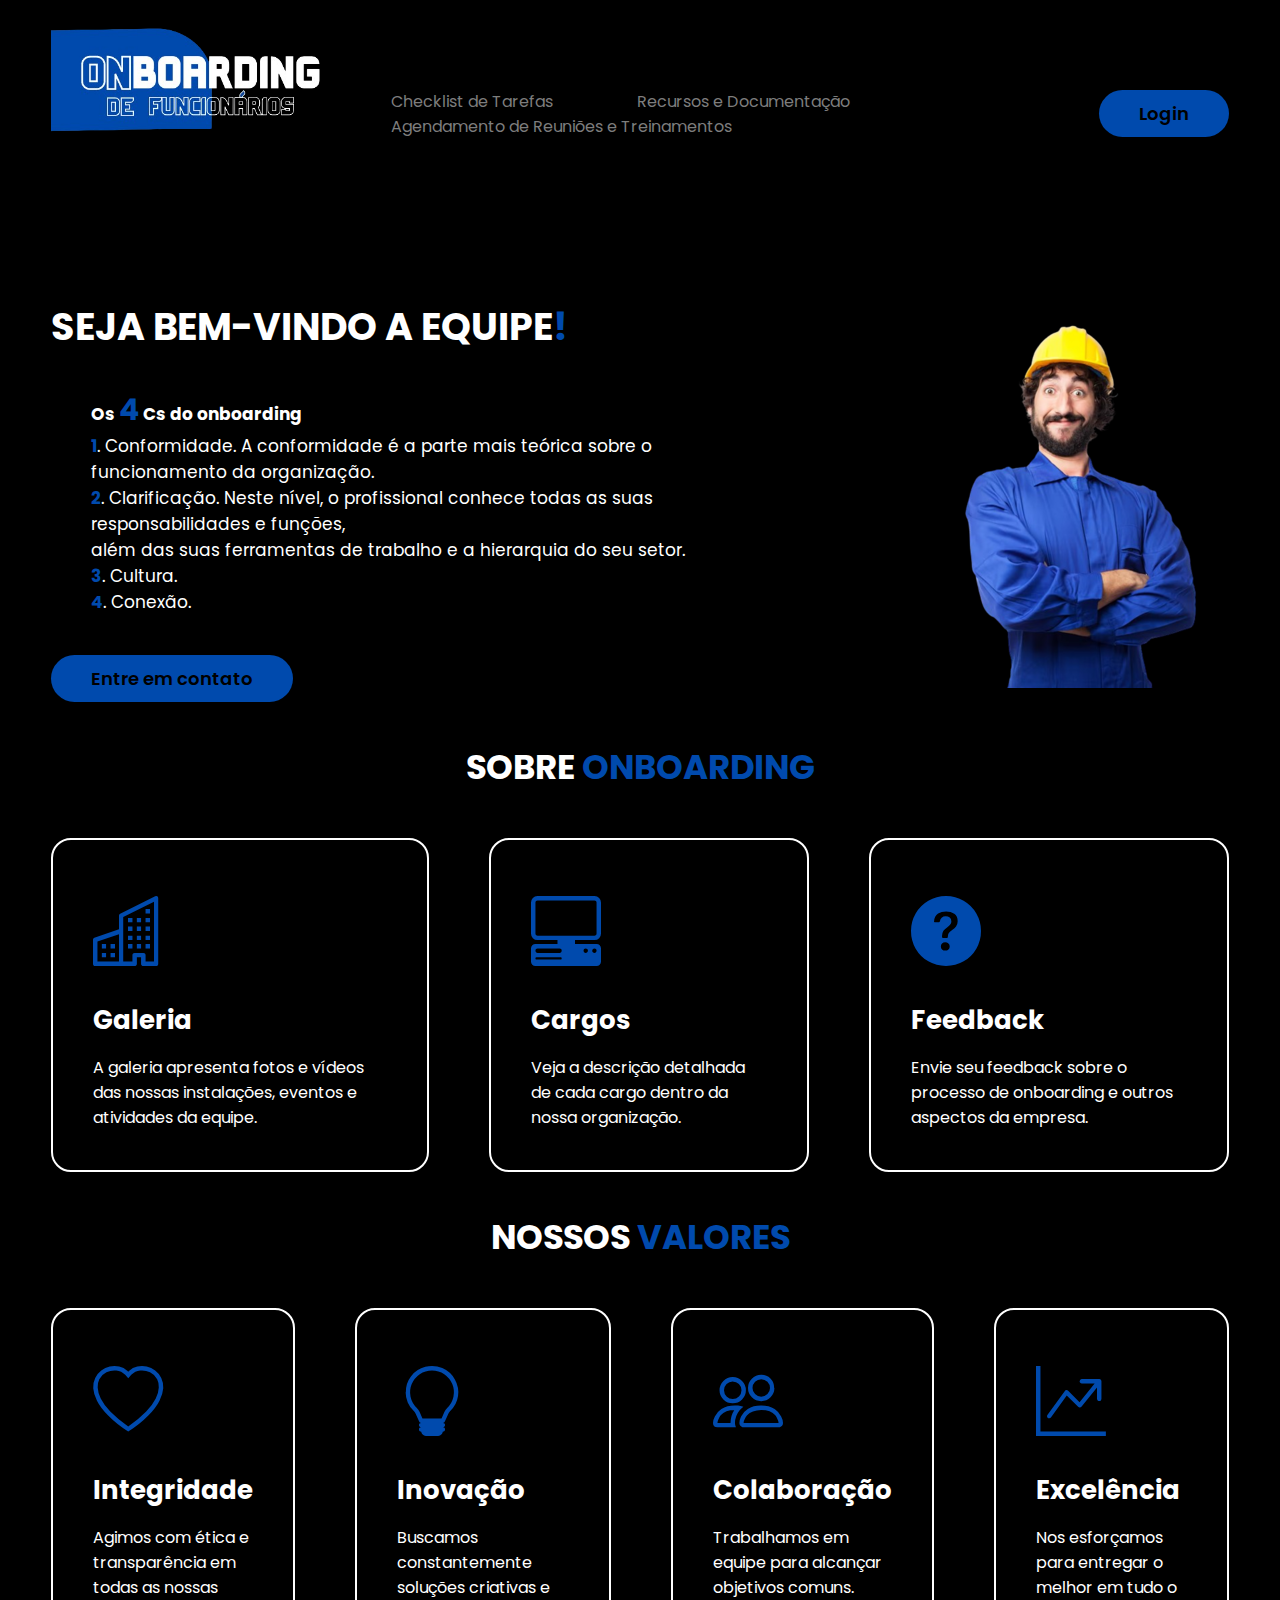
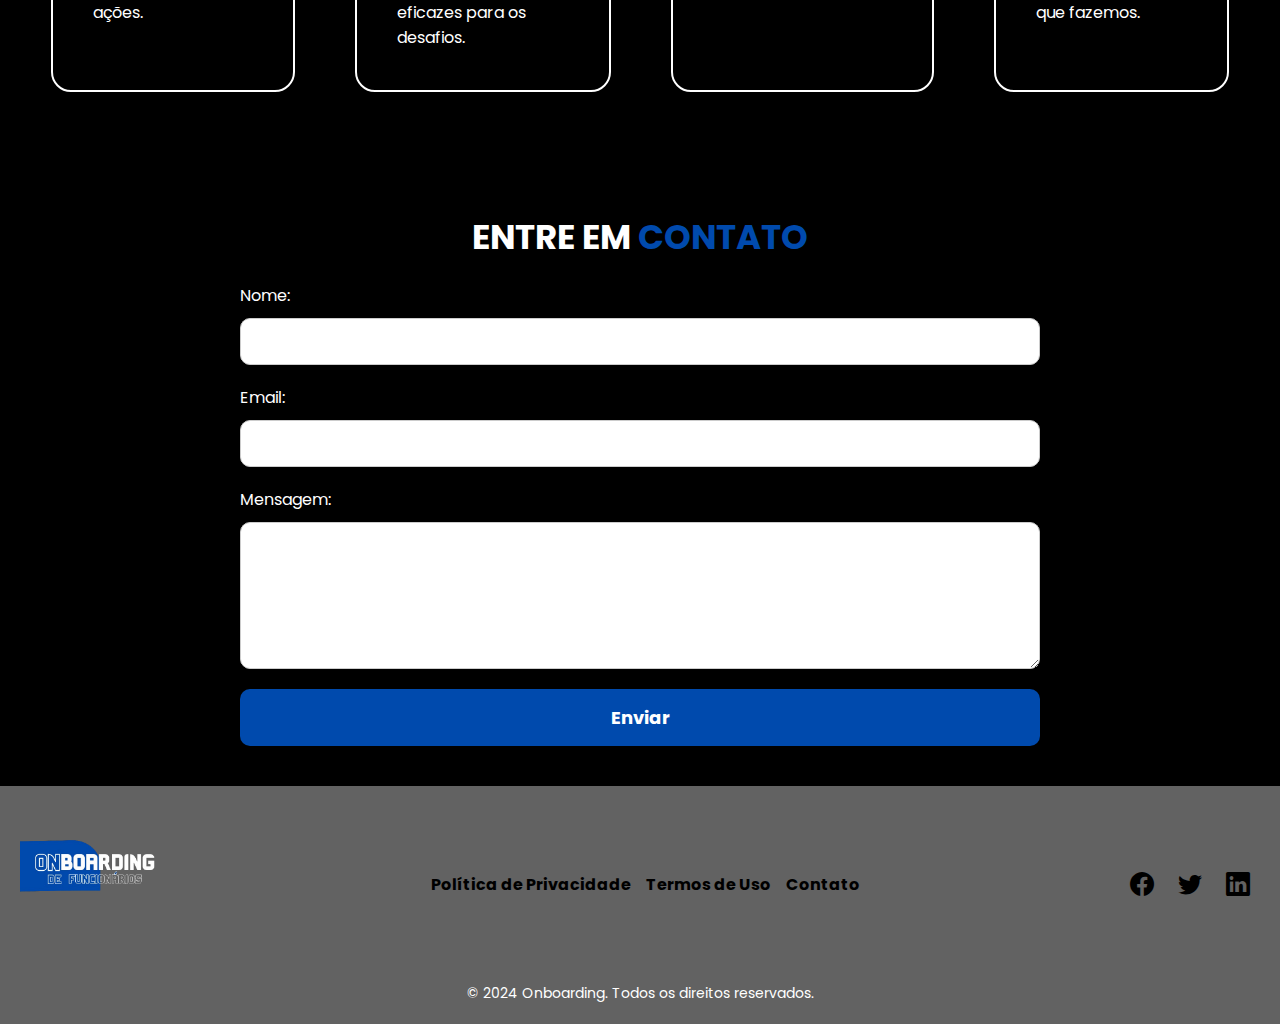
<file: index.html>
<!-- <!DOCTYPE html>
<html lang="pt-br">

<head>
    <meta charset="UTF-8">
    <meta name="viewport" content="width=device-width, initial-scale=1.0">
    <title>Home</title>
    <link rel="stylesheet" href="src/app/index.css">
    <link rel="preconnect" href="https://fonts.googleapis.com">
    <link rel="preconnect" href="https://fonts.gstatic.com" crossorigin>
    <link
        href="https://fonts.googleapis.com/css2?family=Poppins:ital,wght@0,100;0,200;0,300;0,400;0,500;0,600;0,700;0,800;0,900;1,100;1,200;1,300;1,400;1,500;1,600;1,700;1,800;1,900&display=swap"
        rel="stylesheet">
    <link rel="stylesheet" href="https://cdn.jsdelivr.net/npm/bootstrap-icons@1.11.3/font/bootstrap-icons.min.css">
</head>

<body>

    <header>
        <div class="interface">
            <div class="logo">
                <a href="#">
                    <img src="src/app/onboarding.png" alt="Logo do site" width="300px">
                </a>
            </div>

            <nav class="menu">
                <ul>
                    <li><a href="src/checklist/checklist.html">Checklist de Tarefas</a></li>
                    <li><a href="src/recursos/recursos.html">Recurso e Demonstração</a></li>
                    <li><a href="src/agendamento/agendamento.html">Agendamento de Reuniões e Treinamentos</a></li>

                </ul>
            </nav>

            <div class="btn-login">
                <a href="src/login/login.html">
                    <button>Login</button>
                </a>
            </div>
        </div>
    </header>

    <main>
        <section class="topo-do-site">
            <div class="interface">
                <div class="flex">
                    <div class="txt-topo-site">
                        <h1>SEJA BEM-VINDO A EQUIPE<span>!</span></h1>
                        <p> <strong>Os 4 Cs do onboarding</strong>
                            <br>1. Conformidade. A conformidade é a parte mais teórica sobre o funcionamento da
                            organização. <br>
                            2. Clarificação. Neste nível, o profissional conhece todas as suas responsabilidades e
                            funções, <br>além das suas ferramentas de trabalho e a hierarquia do seu setor. <br>
                            3. Cultura. <br>
                            4. Conexão.
                        </p>

                        <div class="btn-login">
                            <a href="#">
                                <button>Entre em contato</button>
                            </a>
                        </div>
                    </div>
                    <div class="img-topo-site">
                        <img src="src/app/trabalhador.png" alt="">
                    </div>
                </div>
            </div>
        </section>

        <section class="sobre">
            <div class="interface">
                <h2 class="titulo">SOBRE <span>ONBOARDING</span></h2>
                <div class="flex">
                    <div class="sobre-box">
                        <i class="bi bi-buildings"></i>
                        <a href="src/galeria/galeria.html" class="btn-galeria"><h3>Galeria</h3></a>
                        <p>Lorem ipsum dolor sit amet consectetur adipisicing el.</p>
                    </div>

                    <div class="sobre-box">
                        <i class="bi bi-pc-display-horizontal"></i>
                        <a href="src/Cargos/cargos.html" class="btn-galeria"><h3>Cargos</h3></a>
                        <p>Lorem ipsum dolor sit amet consectetur adipisicing elit.</p>
                    </div>

                    <div class="sobre-box">
                        <i class="bi bi-question-circle-fill"></i>
                        <a href="src/feedback/feedback.html" class="btn-galeria"><h3>Feedback</h3></a>
                        <p>Lorem ipsum dolor sit amet consectetur adipisicing elit. 
                    </div>
                </div>
            </div>
        </section>
    </main>

    <footer>
        <div class="interface">
            <div class="flex">
                <div class="footer-logo">
                    <a href="#">
                        <img src="src/app/onboarding.png" alt="Logo do site" width="150px">
                    </a>
                </div>
                <div class="footer-nav">
                    <ul>
                        <li><a href="#">Política de Privacidade</a></li>
                        <li><a href="#">Termos de Uso</a></li>
                        <li><a href="#">Contato</a></li>
                    </ul>
                </div>
                <div class="footer-social">
                    <a href="#"><i class="bi bi-facebook"></i></a>
                    <a href="#"><i class="bi bi-twitter"></i></a>
                    <a href="#"><i class="bi bi-linkedin"></i></a>
                </div>
            </div>
            <p>&copy; 2024 Onboarding. Todos os direitos reservados.</p>
        </div>
    </footer>

</body>

</html> -->

<!DOCTYPE html>
<html lang="pt-br">

<head>
    <meta charset="UTF-8">
    <meta name="viewport" content="width=device-width, initial-scale=1.0">
    <title>Home</title>
    <link rel="stylesheet" href="src/app/index.css">
    <link rel="preconnect" href="https://fonts.googleapis.com">
    <link rel="preconnect" href="https://fonts.gstatic.com" crossorigin>
    <link
        href="https://fonts.googleapis.com/css2?family=Poppins:ital,wght@0,100;0,200;0,300;0,400;0,500;0,600;0,700;0,800;0,900;1,100;1,200;1,300;1,400;1,500;1,600;1,700;1,800;1,900&display=swap"
        rel="stylesheet">
    <link rel="stylesheet" href="https://cdn.jsdelivr.net/npm/bootstrap-icons@1.11.3/font/bootstrap-icons.min.css">

    
</head>

<body>

    <header>
        <div class="interface">
            <div class="logo">
                <a href="#">
                    <img src="src/app/onboarding.png" alt="Logo do site" width="300px">
                </a>
            </div>

            <nav class="menu">
                <ul>
                    <li><a href="src/checklist/checklist.html">Checklist de Tarefas</a></li>
                    <li><a href="src/recursos/recursos.html">Recursos e Documentação </a></li>
                    <li><a href="src/agendamento/agendamento.html">Agendamento de Reuniões e Treinamentos</a></li>
                </ul>
            </nav>

            <div class="btn-login">
                <a href="src/login/login.html">
                    <button>Login</button>
                </a>
            </div>
        </div>
    </header>

    <main>
        <section class="topo-do-site">
            <div class="interface">
                <div class="flex">
                    <div class="txt-topo-site">
                        <h1>SEJA BEM-VINDO A EQUIPE<span>!</span></h1>
                        <p> <strong>Os <span class="miniTitulo">4</span> Cs do onboarding</strong>
                            <br><strong><span>1</span></strong>. Conformidade. A conformidade é a parte mais teórica sobre o funcionamento da
                            organização. <br>
                            <strong><span>2</span></strong>. Clarificação. Neste nível, o profissional conhece todas as suas responsabilidades e
                            funções, <br>além das suas ferramentas de trabalho e a hierarquia do seu setor. <br>
                            <strong><span>3</span></strong>. Cultura. <br>
                            <strong><span>4</span></strong>. Conexão.
                        </p>

                        <div class="btn-login">
                            <a href="#" id="scrollToContact">
                                <button>Entre em contato</button>
                            </a>
                        </div>
                    </div>
                    <div class="img-topo-site">
                        <img src="src/app/trabalhador.png" alt="Imagem de um trabalhador">
                    </div>
                </div>
            </div>
        </section>

        <section class="sobre">
            <div class="interface">
                <h2 class="titulo">SOBRE <span>ONBOARDING</span></h2>
                <div class="flex">
                    <div class="sobre-box">
                        <i class="bi bi-buildings"></i>
                        <a href="src/galeria/galeria.html" class="btn-galeria"><h3>Galeria</h3></a>
                        <p>A galeria apresenta fotos e vídeos das nossas instalações, eventos e atividades da equipe.</p>
                    </div>

                    <div class="sobre-box">
                        <i class="bi bi-pc-display-horizontal"></i>
                        <a href="src/Cargos/cargos.html" class="btn-galeria"><h3>Cargos</h3></a>
                        <p>Veja a descrição detalhada de cada cargo dentro da nossa organização.</p>
                    </div>

                    <div class="sobre-box">
                        <i class="bi bi-question-circle-fill"></i>
                        <a href="src/Feedback/feedback.html" class="btn-galeria"><h3>Feedback</h3></a>
                        <p>Envie seu feedback sobre o processo de onboarding e outros aspectos da empresa.</p>
                    </div>
                </div>
            </div>
        </section>

        <section class="valores">
            <div class="interface">
                <h2 class="titulo">NOSSOS <span>VALORES</span></h2>
                <div class="flex">
                    <div class="valores-box">
                        <i class="bi bi-heart"></i>
                        <h3>Integridade</h3>
                        <p>Agimos com ética e transparência em todas as nossas ações.</p>
                    </div>
                    <div class="valores-box">
                        <i class="bi bi-lightbulb"></i>
                        <h3>Inovação</h3>
                        <p>Buscamos constantemente soluções criativas e eficazes para os desafios.</p>
                    </div>
                    <div class="valores-box">
                        <i class="bi bi-people"></i>
                        <h3>Colaboração</h3>
                        <p>Trabalhamos em equipe para alcançar objetivos comuns.</p>
                    </div>
                    <div class="valores-box">
                        <i class="bi bi-graph-up-arrow"></i>
                        <h3>Excelência</h3>
                        <p>Nos esforçamos para entregar o melhor em tudo o que fazemos.</p>
                    </div>
                </div>
            </div>
        </section>

        <section class="contato">
            <div class="interface">
                <h2 class="titulo">ENTRE EM <span>CONTATO</span></h2>
                <form action="submit_form.php" method="post">
                    <div class="form-group">
                        <label for="nome">Nome:</label>
                        <input type="text" id="nome" name="nome" required>
                    </div>
                    <div class="form-group">
                        <label for="email">Email:</label>
                        <input type="email" id="email" name="email" required>
                    </div>
                    <div class="form-group">
                        <label for="mensagem">Mensagem:</label>
                        <textarea id="mensagem" name="mensagem" rows="5" required></textarea>
                    </div>
                    <button type="submit">Enviar</button>
                </form>
            </div>
        </section>
    </main>

    <footer>
        <div class="interface">
            <div class="flex">
                <div class="footer-logo">
                    <a href="#">
                        <img src="src/app/onboarding.png" alt="Logo do site" width="150px">
                    </a>
                </div>
                <div class="footer-nav">
                    <ul>
                        <li><a href="#">Política de Privacidade</a></li>
                        <li><a href="#">Termos de Uso</a></li>
                        <li><a href="#">Contato</a></li>
                    </ul>
                </div>
                <div class="footer-social">
                    <a href="#"><i class="bi bi-facebook"></i></a>
                    <a href="#"><i class="bi bi-twitter"></i></a>
                    <a href="#"><i class="bi bi-linkedin"></i></a>
                </div>
            </div>
            <p>&copy; 2024 Onboarding. Todos os direitos reservados.</p>
        </div>
    </footer>

    <script src="src/app/index.js"></script>

</body>

</html>
</file>
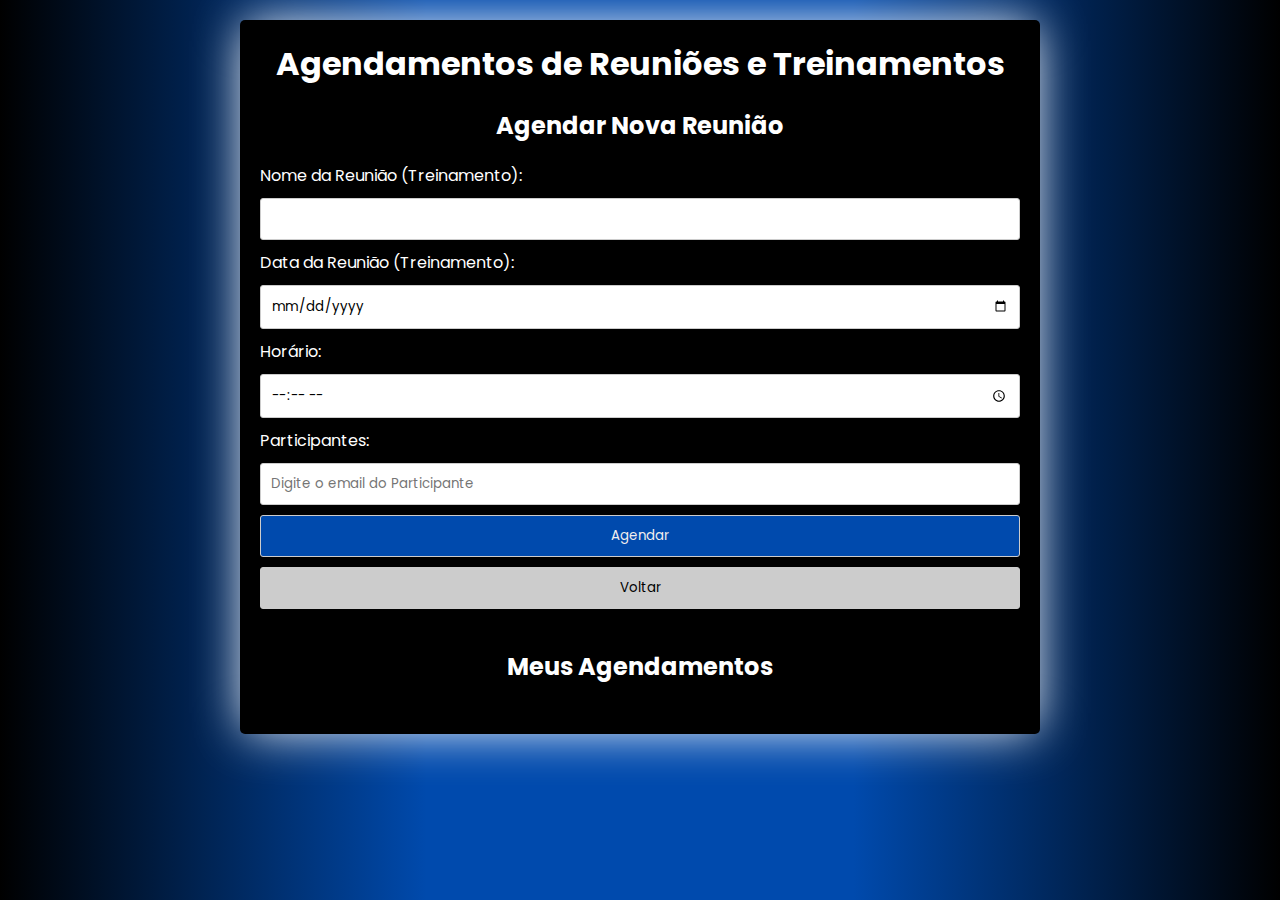
<file: src/agendamento/agendamento.html>
<!DOCTYPE html>
<html lang="pt-br">

<head>
  <meta charset="UTF-8">
  <meta name="viewport" content="width=device-width, initial-scale=1.0">
  <title>Agendamentos e Reuniões</title>
  <link rel="stylesheet" href="agendamento.css">
  <link
    href="https://fonts.googleapis.com/css2?family=Poppins:ital,wght@0,100;0,200;0,300;0,400;0,500;0,600;0,700;0,800;0,900;1,100;1,200;1,300;1,400;1,500;1,600;1,700;1,800;1,900&display=swap"
    rel="stylesheet">
</head>

<body>
  <div class="container">
    <h1>Agendamentos de Reuniões e Treinamentos</h1>
    <div class="agendar">
      <h2>Agendar Nova Reunião</h2>
      <form id="agendarForm">
        <label for="nome">Nome da Reunião (Treinamento):</label>
        <input type="text" id="nome" name="nome" required>
        <label for="nome">Data da Reunião (Treinamento): </label>
        <input type="date" name="data" id="data" required>
        <label for="horario">Horário:</label>
        <input type="time" id="hora" name="hora" required>
        <label for="participante_1">Participantes:</label>
        <input type="text" id="emails" placeholder="Digite o email do Participante" name="emails" required>

        <input type="submit" value="Agendar">
      </form>
      <a href="../../index.html"><button class="btnvoltar">Voltar</button></a>
    </div>
    <div class="agendamentos">
      <h2>Meus Agendamentos</h2>
      <ul id="listaAgendamentos">

      </ul>
    </div>

    <div id="confirmacao" style="display: none;">
      <h2>Confirmação de Agendamento</h2>
      <ul id="listaConfirmacao">

      </ul>
    </div>
  </div>

  <script src="agendamento.js"></script>
</body>

</html>
</file>
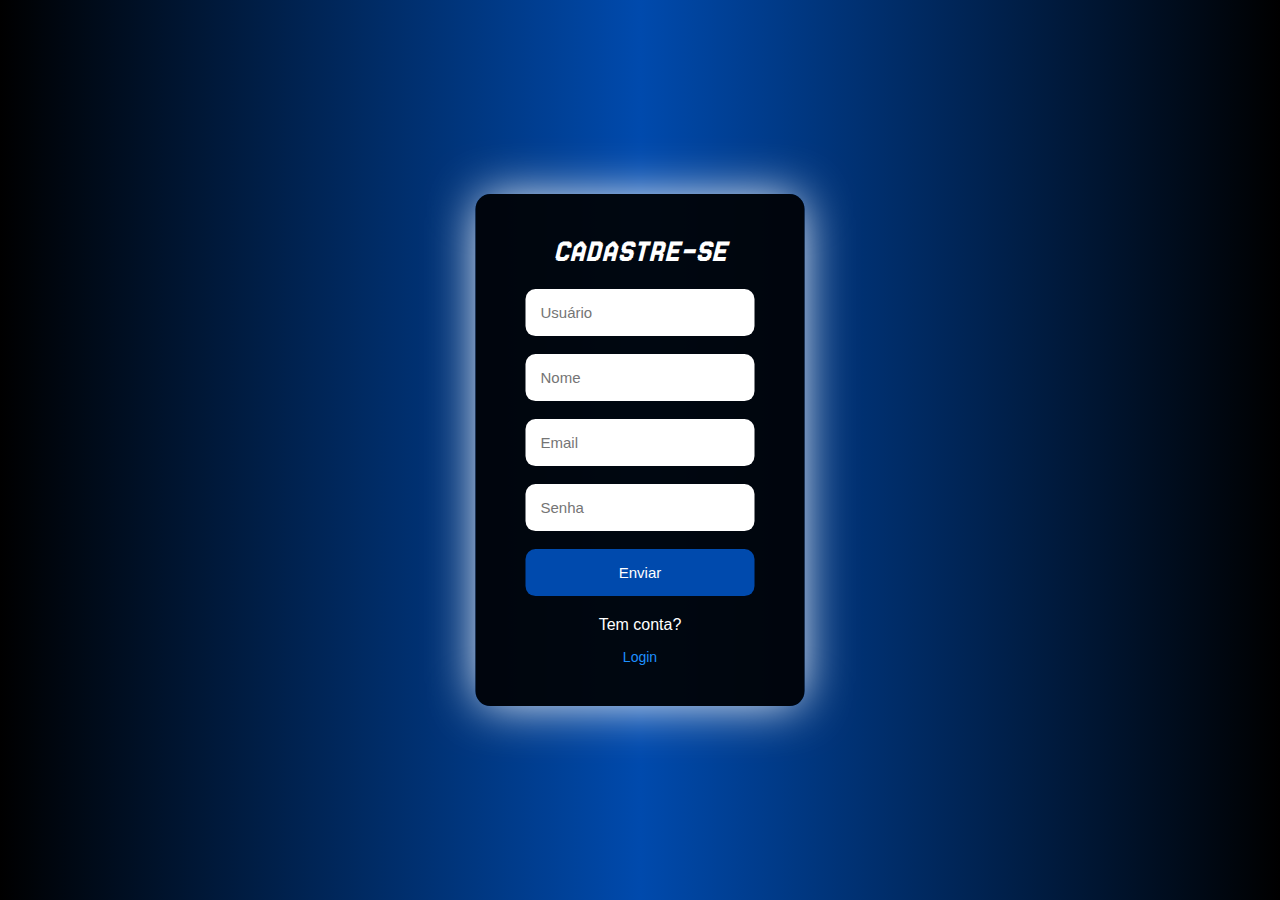
<file: src/cadFuncionario/cadFuncionario.html>
<!DOCTYPE html>
<html lang="pt-br">

<head>
    <meta charset="UTF-8">
    <meta name="viewport" content="width=device-width, initial-scale=1.0">
    <title>Cadastro de Funcionário</title>
    <link rel="stylesheet" href="cadFuncionario.css">
    <link
        href="https://fonts.googleapis.com/css2?family=Poppins:ital,wght@0,100;0,200;0,300;0,400;0,500;0,600;0,700;0,800;0,900;1,100;1,200;1,300;1,400;1,500;1,600;1,700;1,800;1,900&display=swap"
        rel="stylesheet">
</head>

<body>
    <div class="tela-cadastro">
        <h1 class="titulo">CADASTRE-SE</h1>
        <form id="form-api">
            <input type="text" placeholder="Usuário" name="usuario">
            <br><br>
            <input type="text" placeholder="Nome" name="nome">
            <br><br>
            <input type="email" placeholder="Email" name="email">
            <br><br>
            <input type="password" placeholder="Senha" name="senha">
            <br><br>
            <button class="btnenviar" type="submit">Enviar</button>

        </form>
        <div class="cadastre-se">
            <p>Tem conta? <a href="../login/login.html"><button class="btnvoltar" id="cadastre-se-btn">Login</button></a></p>
        </div>
        <div id="resposta-api"></div>
    </div>

    <div id="confirmacao-cadastro" class="confirmacao" style="display: none;">
        <h2>Cadastro realizado com sucesso!</h2>
        <button onclick="fecharConfirmacao()">Fechar</button>
    </div>

    <script src="cadFuncionario.js"></script>
</body>

</html>
</file>
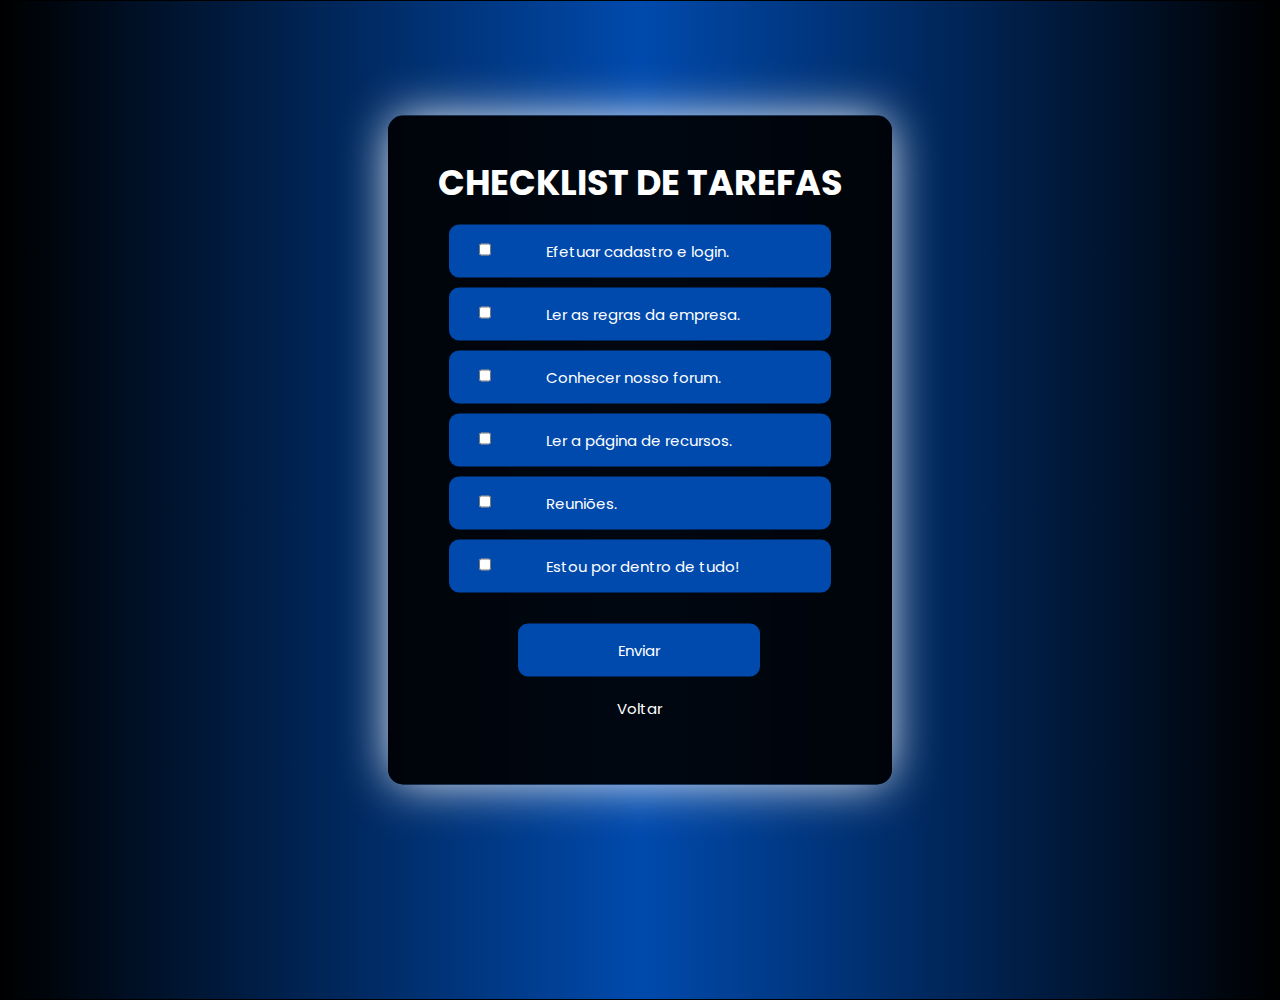
<file: src/checklist/checklist.html>
<!DOCTYPE html>
<html lang="pt-br">

<head>
    <meta charset="UTF-8">
    <meta name="viewport" content="width=device-width, initial-scale=1.0">
    <title>Checklist de Tarefas</title>
    <link
        href="https://fonts.googleapis.com/css2?family=Poppins:ital,wght@0,100;0,200;0,300;0,400;0,500;0,600;0,700;0,800;0,900;1,100;1,200;1,300;1,400;1,500;1,600;1,700;1,800;1,900&display=swap"
        rel="stylesheet">
    
</head>


<link rel="stylesheet" href="checklist.css">

<body >

    <div class="quadrado">


    </div>

    <div class="quadrado2">


    </div>

    <div class="quadrado3">


    </div>

    <div class="quadrado4">


    </div>

    <div class="organizar">
        <h1 class="titulo">CHECKLIST DE TAREFAS</h1>
        <form action="">
            <div class="todoschecks">
                <div class="check">
                    <input class="checkin" type="checkbox">
                    <label for="tarefa1">Efetuar cadastro e login.</label>
                </div>

                <div class="check">
                    <input class="checkin" type="checkbox">
                    <label for="tarefa2">Ler as regras da empresa.</label>
                </div>



                <div class="check">
                    <input class="checkin" type="checkbox">
                    <label for="tarefa3">Conhecer nosso forum.</label>
                </div>




                <div class="check">
                    <input class="checkin" type="checkbox">
                    <label for="tarefa4">Ler a página de recursos.</label>
                </div>



                <div class="check">
                    <input class="checkin" type="checkbox">
                    <label for="tarefa5">Reuniões.</label>
                </div>



                <div class="check">
                    <input class="checkin" type="checkbox">
                    <label for="tarefa5">Estou por dentro de tudo!</label>
                </div>
        </form>
    </div>



    <button class="btnenviar" id="enviarBtn">Enviar</button>
    <button class="btnvoltar" id="voltarBtn"><a href="/onboarding-platform-frontend/index.html">Voltar</a></button>
    <ul id="tarefas"></ul>
    </div>

    <script src="checklist.js"></script>

</body>




</html>
</file>
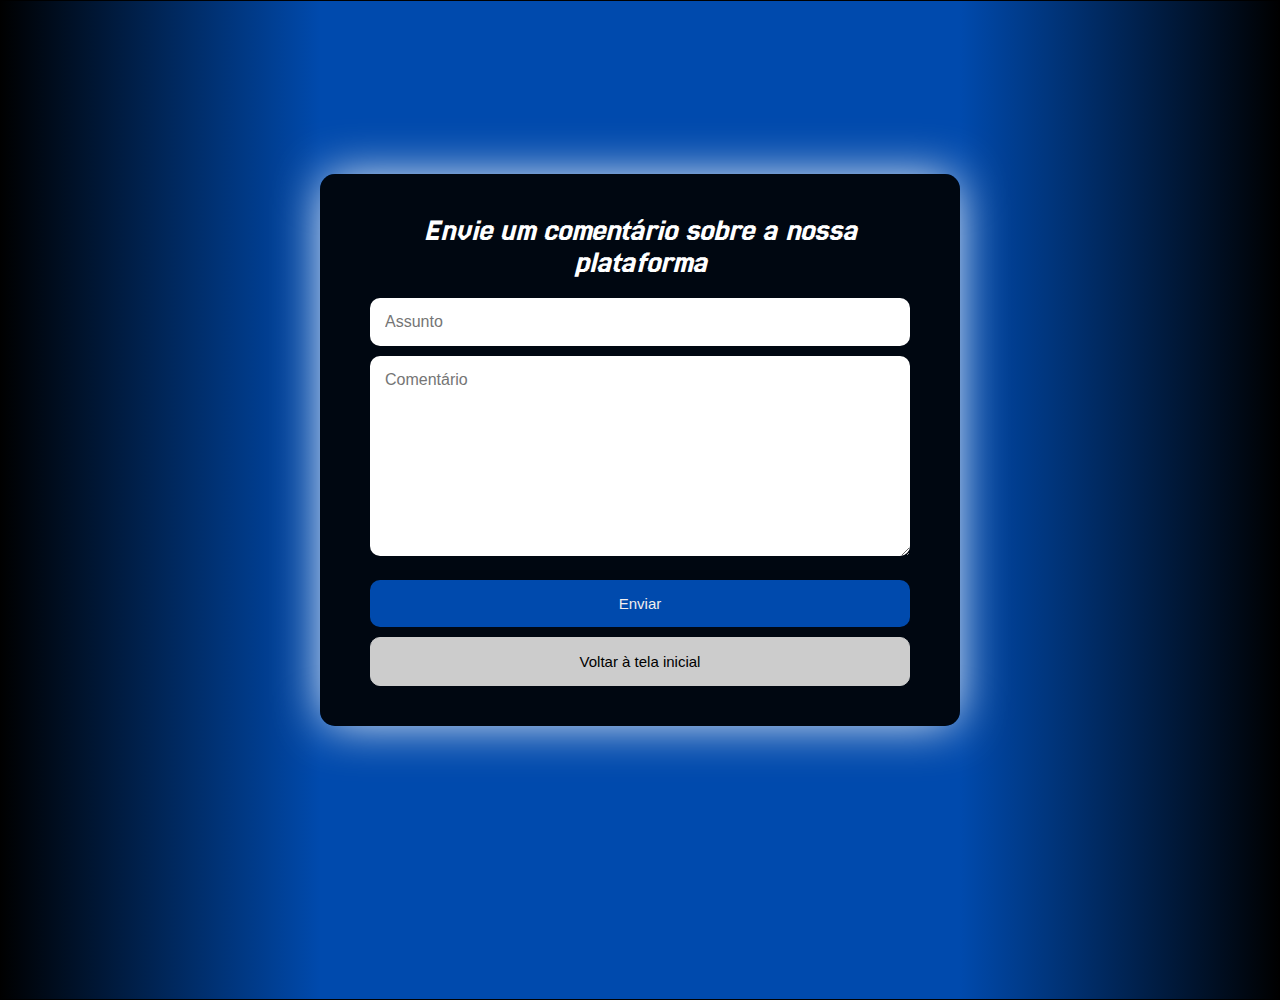
<file: src/Feedback/feedback.html>
<!DOCTYPE html>
<html lang="pt-br">

<head>
    <meta charset="UTF-8">
    <meta name="viewport" content="width=device-width, initial-scale=1.0">
    <title>FeedBack e Avaliação</title>
    <link rel="stylesheet" href="feedback.css">
</head>

<body>
    <div class="container">
        <div class="Comentario">
            <h1>Envie um comentário sobre a nossa plataforma</h1>
            <form id="comentarioForm">
                <input type="text" placeholder="Assunto" id="assunto" name="assunto" required>

                <textarea name="text" placeholder="Comentário" id="text" cols="30" rows="10"></textarea>


                <button class="enviar">Enviar</button>
            </form>
            <a href="telaHomeTeste.html"><button class="btnvoltar">Voltar à tela inicial</button></a>
        </div>
    </div>

    <script src="feedback.js"></script>
</body>

</html>
</file>
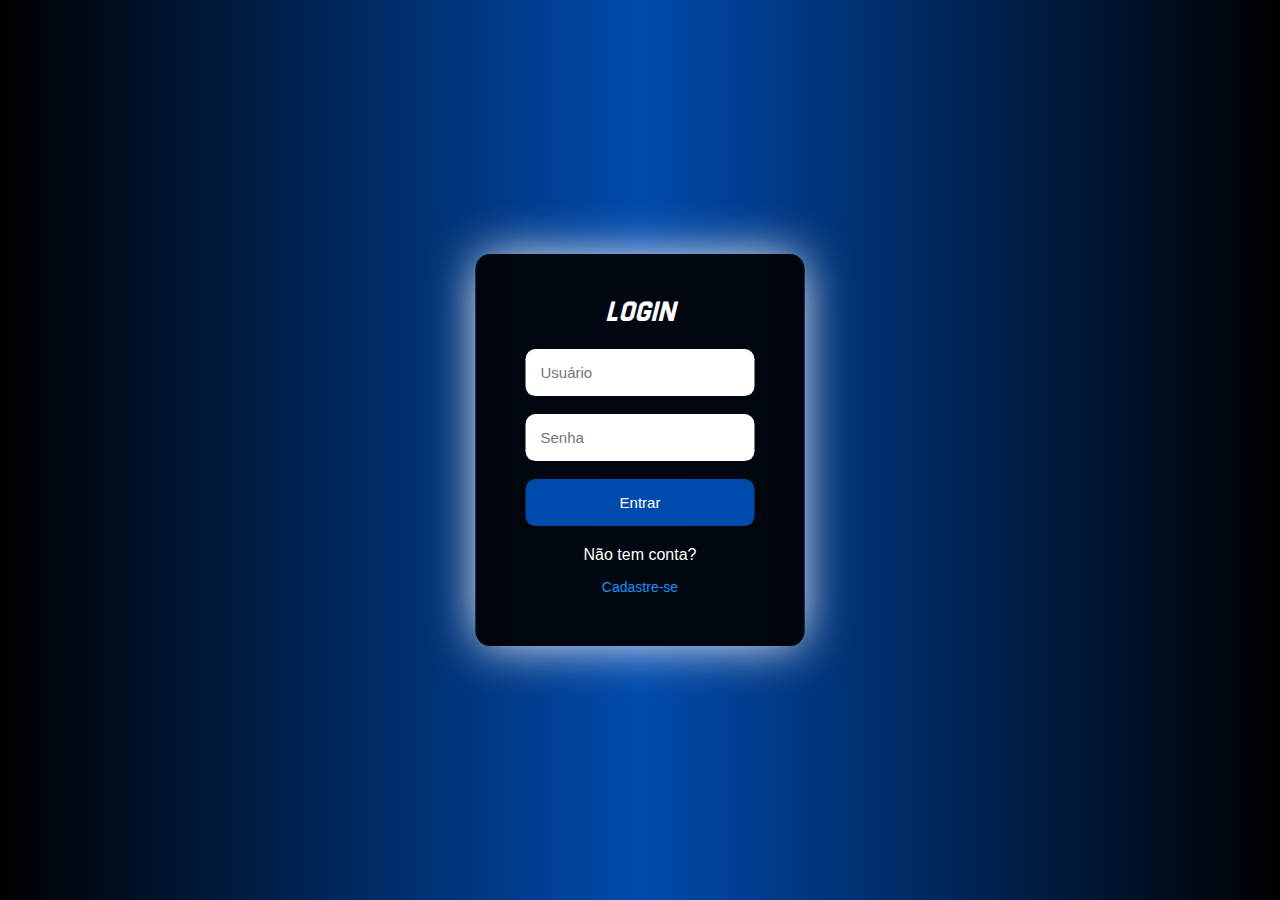
<file: src/login/login.html>
<!DOCTYPE html>
<html lang="pt-br">

<head>
    <meta charset="UTF-8">
    <meta name="viewport" content="width=device-width, initial-scale=1.0">
    <title>Login</title>


    <link rel="stylesheet" href="login.css">
</head>

<body>
    <div class="tela-login">
        <h1 class="titulo">LOGIN</h1>
        <form id="login-form">
            <input type="text" placeholder="Usuário" name="username">
            <br><br>
            <input type="password" placeholder="Senha" name="password">
            <br><br>
            <button class="btnentrar" type="submit">Entrar</button>
        </form>
        <div class="erro-msg" id="error-message" style="display: none;"></div>
        <div class="cadastre-se">
            <p>Não tem conta? <button class="btncadastrar" id="cadastre-se-btn">Cadastre-se</button></p>
        </div>
    </div>
    <script src="login.js"></script>
</body>

</html>
</file>
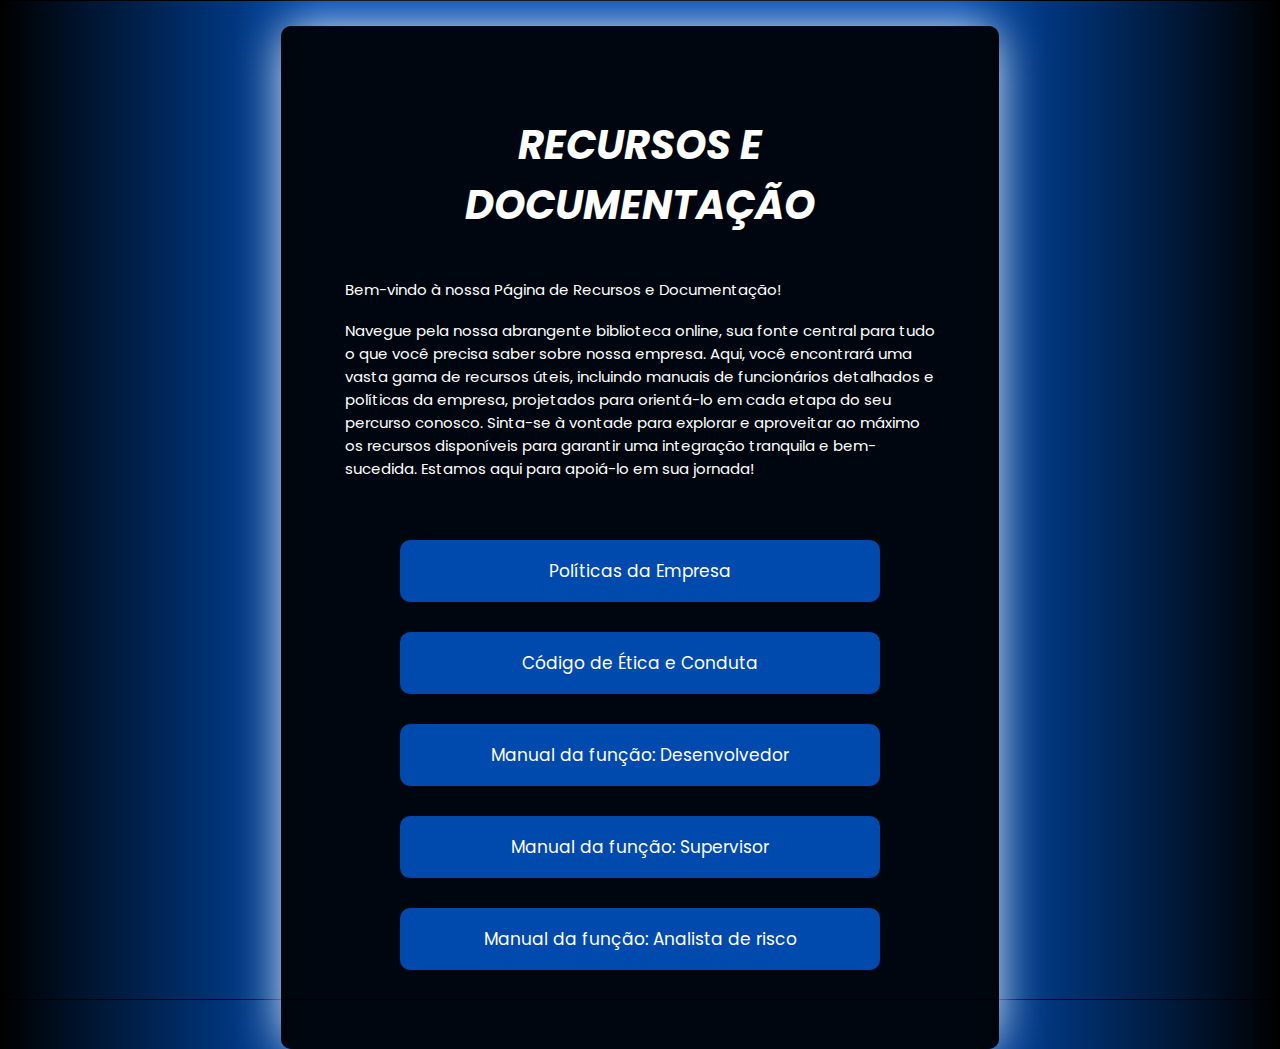
<file: src/recursos/recursos.html>
<!DOCTYPE html>
<html lang="pt-br">

<head>
    <meta charset="UTF-8">
    <meta name="viewport" content="width=device-width, initial-scale=1.0">
    <title>Recursos e Documentação</title>
    <link rel="stylesheet" href="recursos.css">
    <link rel="stylesheet"
        href="https://fonts.googleapis.com/css2?family=Cinzel+Decorative:wght@400;700;900&display=swap">
    <link rel="stylesheet" href="https://fonts.googleapis.com/css2?family=Jersey+25&family=Seymour+One&display=swap">
    <link
    href="https://fonts.googleapis.com/css2?family=Poppins:ital,wght@0,100;0,200;0,300;0,400;0,500;0,600;0,700;0,800;0,900;1,100;1,200;1,300;1,400;1,500;1,600;1,700;1,800;1,900&display=swap"
    rel="stylesheet">
    
</head>

<body>
    <div class="container">
        <div class="titulo">
            <h1>RECURSOS E DOCUMENTAÇÃO</h1>
        </div>
        <br>
        <div class="texto">
            <p>Bem-vindo à nossa Página de Recursos e Documentação!</p>
            <br>
            <p>Navegue pela nossa abrangente biblioteca online, sua fonte central para tudo o que você precisa saber
                sobre
                nossa empresa. Aqui, você encontrará uma vasta gama de recursos úteis, incluindo manuais de funcionários
                detalhados e políticas da empresa, projetados para orientá-lo em cada etapa do seu percurso conosco.
                Sinta-se à vontade para explorar e aproveitar ao máximo os recursos disponíveis para garantir uma
                integração
                tranquila e bem-sucedida. Estamos aqui para apoiá-lo em sua jornada!</p>
        </div>
        <div class="botoes">
            <div class="botao">
                <button
                    onclick="window.open('https://www.allianz.com.br/sobre-allianz/compliance.html#:~:text=A%20Allianz%20Brasil%20%C3%A9%20uma,incid%C3%AAncia%20de%20irregularidades%20e%20il%C3%ADcitos.', '_blank');">Políticas
                    da Empresa</button>
            </div>
            <div class="botao">
                <button
                    onclick="window.open('https://www.allianz.com.br/content/dam/onemarketing/iberolatam/allianz-br/documents/compliance/Codigo-de-conduta-allianz-br-pt.pdf', '_blank');">Código
                    de Ética e Conduta</button>
            </div>
            <div class="botao">
                <button
                    onclick="window.open('https://tangram.rdstation.com.br/pt-BR/docs/contributing/developer-handbook/', '_blank');">Manual
                    da função: Desenvolvedor</button>
            </div>
            <div class="botao">
                <button
                    onclick="window.open('https://celade.cepal.org/censosinfo/manuales/BR_ManSupervisor_2010.pdf', '_blank');">Manual
                    da função: Supervisor</button>
            </div>
            <div class="botao">
                <button
                    onclick="window.open('https://norteasset.com.br/wp-content/uploads/2021/03/Manual-de-Gestao-de-Riscos-1.pdf', '_blank');">Manual
                    da função: Analista de risco</button>
            </div>
        </div>
    </div>
</body>


</html>
</file>
<file: src/app/index.css>
* {
    margin: 0;
    padding: 0;
    box-sizing: border-box;
    font-family: "Poppins", sans-serif;
}

body {
    background-color: #000;
    height: 100vh;
}

.interface {
    max-width: 2000px;
    margin: 0% auto;
    margin-top: -80px;
    margin-bottom: 40px;
}

.flex {
    display: flex;
}

header {
    padding: 40px 4%;
}

header > .interface {
    display: flex;
    align-items: center;
    justify-content: space-between;
}

header a {
    color: #7d7d7d;
    text-decoration: none;
    display: inline-block;
    transition: .2s;
}

header a:hover {
    color: #fff;
    transform: scale(1.05);
}

header nav ul {
    list-style-type: none;
}

header nav ul li {
    display: inline-block;
    padding: 0 40px;
}

.btn-login button {
    padding: 10px 40px;
    font-size: 18px;
    font-weight: 600;
    background-color: #004AAD;
    border: 0;
    border-radius: 30px;
    cursor: pointer;
}

h2.titulo {
    color: #fff;
    font-size: 34px;
    text-align: center;
}

h2.titulo span {
    color: #004AAD;
}

.btn-login button:hover {
    box-shadow: 0px 0px 8px #004AAD;
    transform: scale(1.05);
}

section.topo-do-site {
    padding: 40px 4%;
}

section.topo-do-site .flex {
    align-items: center;
    justify-content: center;
    gap: 150px;
}

.topo-do-site h1 {
    color: #fff;
    font-size: 38px;
    line-height: 40px;
}

.topo-do-site .txt-topo-site h1 span {
    color: #004AAD;
}

.miniTitulo{
    color: #004AAD; 
    font-size: 30px;

 }
 p span{
    color: #004AAD; 
 }

.topo-do-site .txt-topo-site p {
    color: #fff;
    margin: 40px;
    text-align: left;
    font-size: 17px;
}

@keyframes flutuar {
    0% {
        top: 0;
    }

    100% {
        top: 30px;
    }
}

.topo-do-site .img-topo-site img {
    position: relative;
    animation: flutuar 2s ease-in-out infinite alternate;
}

section.sobre {
    padding: 40px 4%;
}

section.sobre .flex {
    gap: 60px;
    display: flex;
    justify-content: space-between;
}

.sobre .sobre-box {
    color: #fff;
    padding: 40px;
    border-radius: 20px;
    border: 2px solid #fff;
    margin-top: 45px;
    transition: .2s;
    cursor: pointer;
}

.btn-galeria {
    color: #fff;
    text-decoration: none;
}

.sobre .sobre-box:hover {
    transform: scale(1.05);
    box-shadow: 0 0 8px #ffffff62;
}

.sobre .sobre-box i {
    font-size: 70px;
    color: #004AAD;
}

.sobre .sobre-box h3 {
    font-size: 26px;
    margin: 15px 0;
}

section.valores {
    padding: 40px 4%;
}

section.valores .flex {
    gap: 60px;
    display: flex;
    justify-content: space-between;
}

.valores .valores-box {
    color: #fff;
    padding: 40px;
    border-radius: 20px;
    border: 2px solid #fff;
    margin-top: 45px;
    transition: .2s;
    
}

.valores .valores-box i {
    font-size: 70px;
    color: #004AAD;
}

.valores .valores-box h3 {
    font-size: 26px;
    margin: 15px 0;
}

section.contato {
    padding: 40px 4%;
}

.contato .interface {
    max-width: 800px;
    margin: 0 auto;
}

.contato h2 {
    text-align: center;
}

.contato form {
    display: flex;
    flex-direction: column;
    gap: 20px;
    margin-top: 20px;
}

.contato .form-group {
    display: flex;
    flex-direction: column;
}

.contato .form-group label {
    color: #fff;
    margin-bottom: 10px;
}

.contato .form-group input,
.contato .form-group textarea {
    padding: 10px;
    font-size: 16px;
    border-radius: 10px;
    border: 1px solid #ccc;
}

.contato button {
    padding: 15px;
    font-size: 18px;
    font-weight: bold;
    background-color: #004AAD;
    color: #fff;
    border: none;
    border-radius: 10px;
    cursor: pointer;
    transition: .2s;
}

.contato button:hover {
    background-color: #003a91;
}


footer {
    background-color: #ffffff62;
    padding: 20px 0;
    text-align: center;
}

footer .interface {
    max-width: 1500px;
    margin: 0 auto;
    padding: 0 20px;
}

footer .flex {
    display: flex;
    justify-content: space-between;
    align-items: center;
    flex-wrap: wrap;
}

footer .footer-logo img {
    width: 150px;
    height: 150px;
}

footer .footer-nav ul {
    list-style: none;
    padding: 0;
    margin: 0;
    display: flex;
    gap: 15px;
}

footer .footer-nav ul li {
    display: inline;
}

footer .footer-nav ul li a {
    text-decoration: none;
    color: #000;
    font-weight: bold;
}

footer .footer-nav ul li a:hover {
    text-decoration: underline;
}

footer .footer-social a {
    color: #000;
    font-size: 24px;
    margin: 0 10px;
}

footer .footer-social a:hover {
    color: #007bff;
}

footer p {
    margin-top: 20px;
    font-size: 14px;
    color: white;
}
</file>
<file: src/agendamento/agendamento.css>
*{
  margin: 0;
  padding: 0 ;
  box-sizing: border-box;
  font-family: "Poppins", sans-serif;
}
body {
    background-image: linear-gradient(to right, black, #004AAD,#004AAD, black);
    font-family: Arial, sans-serif;
    margin: 0;
    padding: 0;
  }
  
  .container {
    max-width: 800px;
    margin: 20px auto;
    padding: 20px;
    background-color: black;
    border-radius: 5px;
    box-shadow: 0px 0px 50px -4px #ffffff;
  }
  
  h1, h2  {
    text-align: center;
    margin-bottom: 20px;
    color: white;
  }
  
  .agendamentos, .agendar {
    margin-bottom: 30px;
  }
  
  .agendamentos ul {
    list-style-type: none;
    padding: 0;
  }
  
  .agendamentos li {
    margin-bottom: 10px;
  }
  
  label {
    display: block;
    margin-bottom: 10px;
    color: white;
  }
  
  input[type="text"],
  input[type="time"],
  input[type="date"],
  input[type="email"],
  input[type="submit"] {
    width: 100%;
    padding: 10px;
    margin-bottom: 10px;
    border: 1px solid #ccc;
    border-radius: 3px;
    box-sizing: border-box;
    
  }

  ul{
    color: white;
  }
  
  input[type="submit"] {
    background-color: #004AAD;
    color: #f1eeee;
    cursor: pointer;
  }
  
  input[type="submit"]:hover {
    box-shadow: 0px 0px 8px rgb(51, 51, 255);
    transform: scale(1.03);
  }

  .btnvoltar{
    width: 100%;
    padding: 10px;
    margin-bottom: 10px;
    border: 1px solid #ccc;
    border-radius: 3px;
    box-sizing: border-box;
    background-color: #ccc;
    color: black;
    cursor: pointer;
  }
</file>
<file: src/cadFuncionario/cadFuncionario.css>
@import url('https://fonts.googleapis.com/css2?family=Jersey+25&family=Seymour+One&display=swap');

body {
    font-family: Arial, Helvetica, sans-serif;
    background-image: linear-gradient(to right, black, #004AAD, black);
}

.tela-cadastro {
    background-color: rgba(0, 0, 0, 0.9);
    position: absolute;
    top: 50%;
    left: 50%;
    transform: translate(-50%, -50%);
    padding: 50px;
    color: white;
    padding-top: 20px;
    border-radius: 15px;
    padding-bottom: 10px;
    box-shadow: 0px 0px 50px -4px #ffffff;
}

.titulo {
    font-family: "Jersey 25", sans-serif;
    font-weight: 400;
    font-style: italic;
    text-align: center;
}

input {
    padding: 15px;
    border: none;
    outline: none;
    font-size: 15px;
    border-radius: 10px;
}

button {
    background-color: #004AAD;
    border: none;
    padding: 15px;
    width: 100%;
    border-radius: 10px;
    color: white;
    font-size: 15px;
    cursor: pointer;
}

.btnenviar:hover {
    box-shadow: 0px 0px 8px rgb(51, 51, 255);
    transform: scale(1.05);
}

.resposta-api {
    top: 10px;

}

.cadastre-se {
    text-align: center;
    margin-top: 20px;
}

.cadastre-se button {
    background-color: transparent;
    color: dodgerblue;
    border: none;
    font-size: 14px;
    cursor: pointer;
}

.cadastre-se button:hover {
    text-decoration: underline;
}

.confirmacao {
    position: fixed;
    top: 50%;
    left: 50%;
    transform: translate(-50%, -50%);
    background-color: white;
    padding: 20px;
    border: 2px solid #4CAF50;
    box-shadow: 0 0 10px rgba(0, 0, 0, 0.1);
    text-align: center;
}

.confirmacao h2 {
    margin-bottom: 20px;
}

.confirmacao button {
    padding: 10px 20px;
    background-color: #4CAF50;
    color: white;
    border: none;
    cursor: pointer;
}

.confirmacao button:hover {
    background-color: #45a049;
}
</file>
<file: src/checklist/checklist.css>
.quadrado{
    background-image: linear-gradient(to right, black, #004AAD, black);
    margin-top: 0%;
    margin-left: 0%;
    border: 1px solid black;
    width: 100%;
    height: 1000px;
    
}




* {
    margin: 0;
    padding: 0;
    box-sizing: border-box;
    font-family: "Poppins", sans-serif;
}

.titulo {
    
    font-size: 35px;
    text-align: center;
    padding-bottom: 5px;
    padding-top: 20px;
}

.organizar {

    background-color: rgba(0, 0, 0, 0.9);
    position: absolute;
    top: 50%;
    left: 50%;
    transform: translate(-50%, -50%);
    padding: 50px;
    color: white;
    padding-top: 20px;
    border-radius: 15px;
    align-items: center;
    box-shadow: 0px 0px 50px -4px #ffffff;



}

.check {
    padding: 0px;
    padding-top: 15px;
    padding-bottom: 15px;
    border-radius: 10px;
    background-image: linear-gradient(to right, #004AAD, #004AAD);
    margin: 10px;
    font-size: 15px;




}

input.checkin {
    width: 12px;
    height: 20px;
}

.checkin {
    padding: 30px;
    float: inline-start;
    margin-left: 30px;


}

.todoschecks {
    padding-bottom: 20px;
    padding: 1px;
    margin-bottom: 20px;
}

input {
    padding: 15px;
    border: none;
    outline: none;
    font-size: 15px;

}

label {
    color: white;
    margin-left: 55px;
}

.btnenviar {
    background-color: #004AAD;
    border: none;
    padding: 15px;
    width: 60%;
    border-radius: 10px;
    color: white;
    font-size: 15px;
    cursor: pointer;
    margin-left: 80px;
    margin-bottom: 5px;

}

.btnenviar:hover {
    box-shadow: 0px 0px 8px rgb(51, 51, 255);
    transform: scale(1.05);
}

.btnvoltar {
    background-color: rgba(0, 0, 0, 0.0);
    border: none;
    padding: 15px;
    width: 60%;
    font-size: 15px;
    cursor: pointer;
    margin-left: 80px;
}

a {
    text-decoration: none;
    color: white;
}
</file>
<file: src/Feedback/feedback.css>
@import url('https://fonts.googleapis.com/css2?family=Jersey+25&family=Seymour+One&display=swap');

* {
    margin: 0;
    padding: 0;
    box-sizing: border-box;
    font-family: "Poppins", sans-serif;
}

h1 {
    font-family: "Jersey 25", sans-serif;
    font-weight: 500;
    font-style: italic;
    text-align: center;
    color: #ffffff;
    margin: 20px;
}

body {
    background-image: linear-gradient(to right, black, #004AAD,#004AAD,#004AAD, black);
    margin-top: 0%;
    margin-left: 0%;
    border: 1px solid black;
    width: 100%;
    height: 1000px;
}

.container {
    background-color: rgba(0, 0, 0, 0.9);
    position: absolute;
    top: 50%;
    left: 50%;
    transform: translate(-50%, -50%);
    padding: 50px;
    color: white;
    padding-top: 20px;
    border-radius: 15px;
    padding-bottom: 10px;
    box-shadow: 0px 0px 50px -4px #ffffff;

}

input[id="assunto"] {
    width: 100%;
    padding: 15px;
    border: none;
    outline: none;
    font-size: 15px;
    border-radius: 10px;
    font-size: 1em;
}

#text {
    width: 100%;
    height: 200px;
    padding: 15px;
    margin-top: 10px;
    margin-bottom: 20px;
    border: 1px solid #ccc;
    border-radius: 10px;
    box-sizing: border-box;
    border: none;
    outline: none;
    font-size: 1em;
}

input[type="submit"]:hover {
    box-shadow: 0px 0px 8px rgb(51, 51, 255);
    transform: scale(1.03);
}

.enviar {
    background-color: #004AAD;
    color: #f1eeee;
    width: 100%;
    padding: 15px;
    border: none;
    outline: none;
    font-size: 15px;
    border-radius: 10px;
    margin-bottom: 10px
}

.enviar:hover {
    box-shadow: 0px 0px 8px rgb(204, 204, 204);
    transform: scale(1.03);
}

.btnvoltar {
    width: 100%;
    padding: 15px;
    font-size: 15px;
    outline: none;
    border: 1px solid #ccc;
    border-radius: 10px;
    box-sizing: border-box;

    background-color: #CCCCCC;
    color: black;
    cursor: pointer;
    margin-bottom: 30px;
}

.btnvoltar:hover {
    box-shadow: 0px 0px 8px rgb(204, 204, 204);
    transform: scale(1.03);
}
</file>
<file: src/login/login.css>
@import url('https://fonts.googleapis.com/css2?family=Jersey+25&family=Seymour+One&display=swap');


body {
    font-family: Arial, Helvetica, sans-serif;
    background-image: linear-gradient(to right, black, #004AAD, black);
}

.tela-login {
    background-color: #000000e6;
    position: absolute;
    top: 50%;
    left: 50%;
    transform: translate(-50%, -50%);
    padding: 50px;
    color: white;
    border-radius: 15px;
    padding-top: 20px;
    padding-bottom: 20px;
    box-shadow: 0px 0px 50px -4px #ffffff;

}

.titulo {
    font-family: "Jersey 25", sans-serif;
    font-weight: 400;
    font-style: italic;


}

input {
    padding: 15px;
    border: none;
    outline: none;
    font-size: 15px;
    border-radius: 10px;
}

.btnentrar {

    background-color: #004AAD;
    border: none;
    padding: 15px;
    width: 100%;
    border-radius: 10px;
    color: white;
    font-size: 15px;
    cursor: pointer;
}

.btncadastrar {

    background-color: #004AAD;
    border: none;
    padding: 15px;
    width: 100%;
    border-radius: 10px;
    color: white;
    font-size: 15px;
    cursor: pointer;
}

.btnentrar:hover {
    box-shadow: 0px 0px 8px rgb(51, 51, 255);
    transform: scale(1.05);
}

.cadastre-se {
    text-align: center;
    margin-top: 20px;
}

.cadastre-se button {
    background-color: transparent;
    color: dodgerblue;
    border: none;
    font-size: 14px;
    cursor: pointer;
}

.cadastre-se button:hover {
    text-decoration: underline;
}

.erro-msg {
    color: red;
    margin-top: 10px;
    text-align: center;
}

.titulo {
    text-align: center;
    color: white;

}
</file>
<file: src/recursos/recursos.css>
* {
    margin: 0;
    padding: 0;
    box-sizing: border-box;
}

body {
    background-image: linear-gradient(to right, black, #004AAD,#004AAD,#004AAD, black);
    margin-top: 0%;
    margin-left: 0%;
    border: 1px solid black;
    width: 100%;
    height: 1000px;
}

.container {
    margin: 25px;
    border-radius: 10px;
    background-color: rgba(0, 0, 0, 0.912);
    padding: 5%;
    position: absolute;
    left: 20%;
    right: 20%;
    justify-content: left;
    align-items: left;
    box-shadow: 0px 0px 50px -4px #ffffff;
}

.botoes {
    display: flex;
    flex-direction: column;
    align-items: center;
    margin-top: 45px;
}

.botao button {
    font-family: "Poppins", sans-serif;
    display: block;
    margin: 15px;
    text-align: center;
    padding: 18px;
    padding-left: 70px;
    padding-right: 70px;
    border: none;
    border-radius: 10px;
    width: 480px;
    font-size: 17px;
    background-color: #004AAD;
    color: #ffffff;
}

.titulo {
    /*font-family: 'Cinzel Decorative';*/
    font-family: "Poppins", sans-serif;
    font-style: italic;
    text-align: center;
    margin: 25px;
    color: #ffffff;
    font-size: 20px;
}

p {
    font-family: "Poppins", sans-serif;
    font-size: 15px;
    color: #ffffff;
}
</file>
